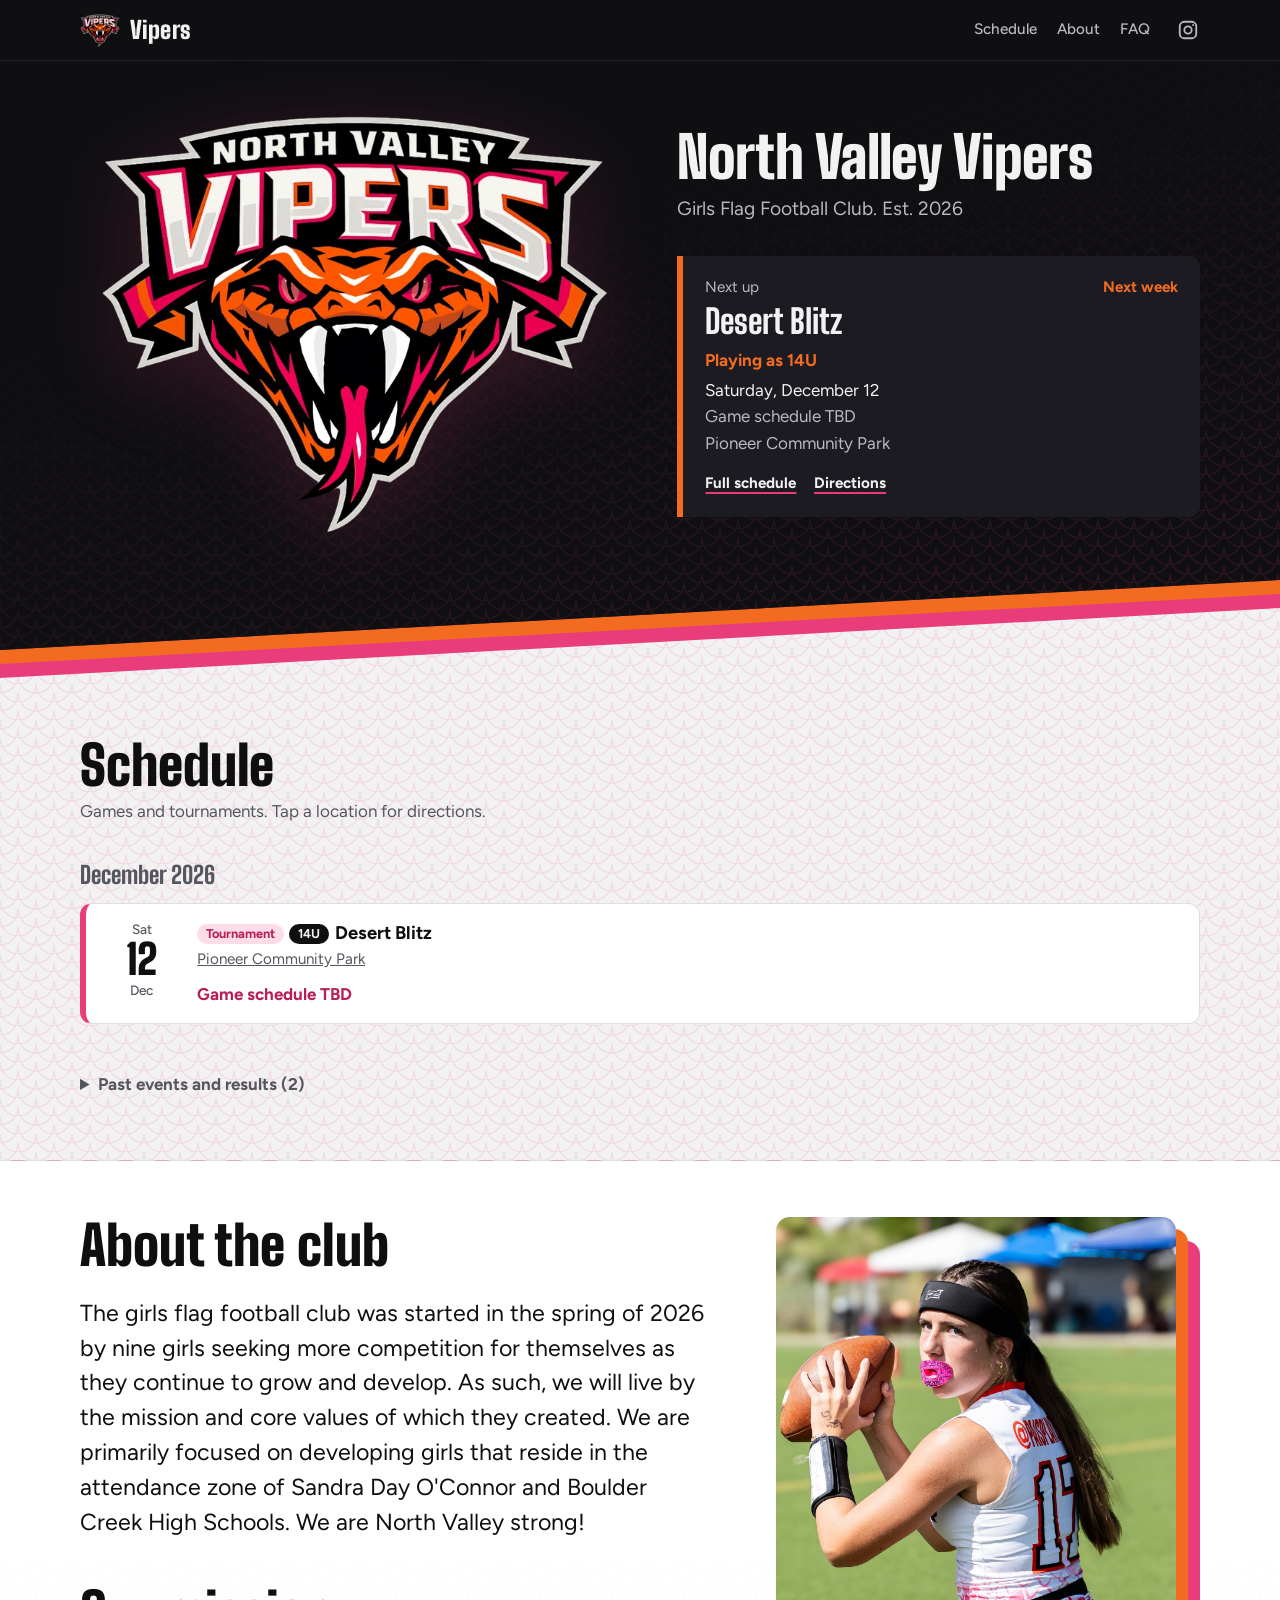
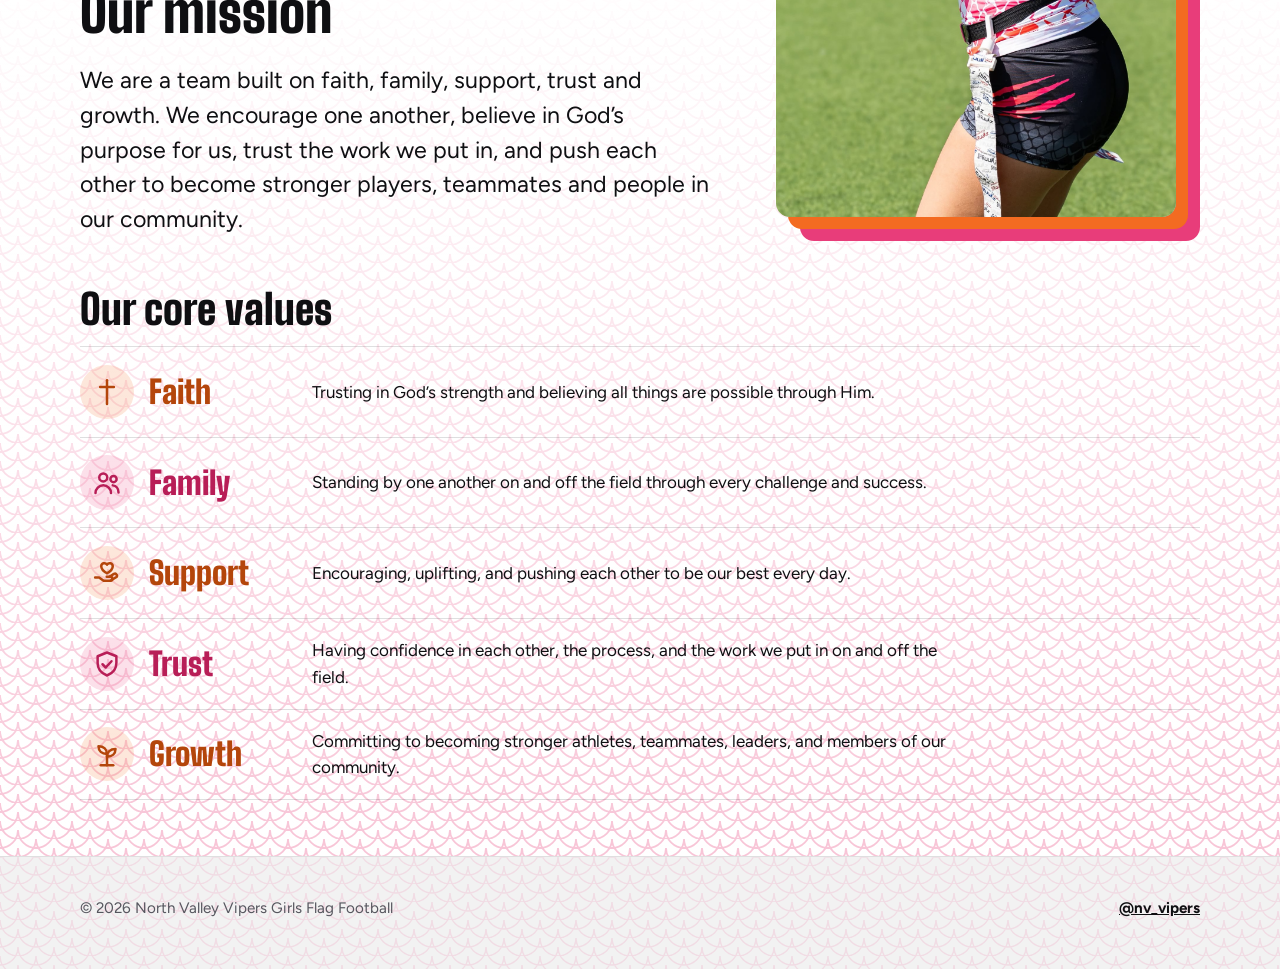
<file: index.html>
<!doctype html>
<html lang="en" data-look="scales">
<head>
<meta charset="utf-8">
<meta name="viewport" content="width=device-width, initial-scale=1, viewport-fit=cover">
<title>North Valley Vipers | Girls Flag Football</title>
<meta name="description" content="North Valley Vipers girls flag football club. Schedule, tournaments, mission and core values.">
<meta property="og:title" content="North Valley Vipers | Girls Flag Football">
<meta property="og:description" content="Girls Flag Football Club. Est. 2026">
<meta property="og:image" content="https://nvvipers.com/images/logo-share.png">
<meta property="og:url" content="https://nvvipers.com/">
<link rel="icon" type="image/png" href="/images/favicon.png">
<link rel="apple-touch-icon" href="/images/apple-touch-icon.png">
<link rel="preconnect" href="https://fonts.googleapis.com">
<link rel="preconnect" href="https://fonts.gstatic.com" crossorigin>
<link rel="stylesheet" href="https://fonts.googleapis.com/css2?family=Big+Shoulders+Display:wght@700;800;900&family=Figtree:wght@400;500;700&display=swap">
<link rel="stylesheet" href="/site.css">
</head>
<body>
<div id="root"><p style="padding:2rem;text-align:center">Loading the Vipers…</p></div>
<script>
(function(){
"use strict";
var LOGO='/images/logo.webp';
var TYPES={game:'Game',tournament:'Tournament'};
var root=document.getElementById('root');
var club={}, events=[], ann={};

function esc(s){return String(s==null?'':s).replace(/[&<>"']/g,function(c){return {'&':'&amp;','<':'&lt;','>':'&gt;','"':'&quot;',"'":'&#39;'}[c];});}
function pad(n){return (n<10?'0':'')+n;}
function todayISO(){var d=new Date();return d.getFullYear()+'-'+pad(d.getMonth()+1)+'-'+pad(d.getDate());}
function isoDate(s){return String(s||'').slice(0,10);}
function toDate(iso){var p=isoDate(iso).split('-');return new Date(+p[0],(+p[1]||1)-1,+p[2]||1);}
function mins(t){
  var m=String(t||'').trim().match(/^(\d{1,2}):(\d{2})\s*([AaPp][Mm])?$/);
  if(!m)return 9999;
  var h=+m[1],mi=+m[2],ap=(m[3]||'').toUpperCase();
  if(ap==='PM'&&h<12)h+=12; if(ap==='AM'&&h===12)h=0;
  return h*60+mi;
}
function fmtTime(t){
  t=String(t||'').trim(); if(!t)return '';
  var m=t.match(/^(\d{1,2}):(\d{2})$/);
  if(m){var h=+m[1];return (h%12||12)+':'+m[2]+' '+(h>=12?'PM':'AM');}
  return t.replace(/\s*([ap])m$/i,function(x,a){return ' '+a.toUpperCase()+'M';});
}
function fmtLong(iso){return toDate(iso).toLocaleDateString([], {weekday:'long',month:'long',day:'numeric'});}
function rel(iso){var a=toDate(todayISO()),b=toDate(iso);var n=Math.round((b-a)/864e5);if(n===0)return 'Today';if(n===1)return 'Tomorrow';if(n<7)return 'In '+n+' days';if(n<14)return 'Next week';return 'In '+Math.round(n/7)+' weeks';}
function games(ev){return (Array.isArray(ev.games)?ev.games:[]).slice().sort(function(a,b){return mins(a.time)-mins(b.time);});}
function startTime(ev){if(ev.type==='tournament'){var g=games(ev).filter(function(x){return x.time;})[0];return g?g.time:'';}return ev.time||'';}
function sortEv(a,b){var d=isoDate(a.date).localeCompare(isoDate(b.date));return d||mins(startTime(a))-mins(startTime(b));}
function mapUrl(q){return 'https://www.google.com/maps/search/?api=1&query='+encodeURIComponent(q);}
function vs(name){name=String(name||'').trim();if(!name)return 'Opponent TBD';return /^(vs\.?|@)\s/i.test(name)?name:'vs. '+name;}
function title(ev){if(ev.type==='tournament')return ev.title||'Tournament';return ev.title?vs(ev.title):'Game';}
function teamTag(ev){return ev.type==='tournament'?(ev.level||''):(ev.team||'');}
function safeUrl(u){u=String(u||'').trim();if(!u)return '';if(/^(mailto:|tel:)/i.test(u))return u;if(!/^https?:\/\//i.test(u))u='https://'+u;return u;}

var ICONS={
  faith:'<path d="M12 2.5v19"/><path d="M6.5 8h11"/>',
  family:'<circle cx="9" cy="7.5" r="3.2"/><path d="M2.8 20c0-3.4 2.8-6.2 6.2-6.2s6.2 2.8 6.2 6.2"/><circle cx="17.2" cy="8.8" r="2.5"/><path d="M16.6 13.9c2.7.3 4.6 2.7 4.6 5.6"/>',
  support:'<path d="M12 12.2s-4.6-2.7-4.6-5.7A2.5 2.5 0 0 1 12 5.3a2.5 2.5 0 0 1 4.6 1.2c0 3-4.6 5.7-4.6 5.7z"/><path d="M2.5 15.5h3.2l3.6 2.7h5.4a1.6 1.6 0 0 0 0-3.2H11.8"/><path d="M14.7 18.2l4.6-2.8a1.6 1.6 0 0 0-1.7-2.7l-3.4 2.1"/>',
  trust:'<path d="M12 2.8l7.5 3v5.4c0 4.6-3.2 8.3-7.5 10-4.3-1.7-7.5-5.4-7.5-10V5.8z"/><path d="M8.4 12.2l2.6 2.6 4.6-5"/>',
  growth:'<path d="M12 21v-9"/><path d="M12 12C12 8.3 9.4 5.8 5.2 5.8c0 3.7 2.6 6.2 6.8 6.2z"/><path d="M12 14.2c0-3.7 2.6-6.2 6.8-6.2 0 3.7-2.6 6.2-6.8 6.2z"/><path d="M7 21h10"/>'
};
function icon(name){var p=ICONS[String(name||'').toLowerCase()]||'<circle cx="12" cy="12" r="7"/>';return '<span class="v-icon" aria-hidden="true"><svg viewBox="0 0 24 24" width="30" height="30" fill="none" stroke="currentColor" stroke-width="2" stroke-linecap="round" stroke-linejoin="round">'+p+'</svg></span>';}
function valuesHtml(vs){
  if(!Array.isArray(vs)||!vs.length)return '';
  return '<h3 class="values-head">Our core values</h3><dl class="values">'+vs.map(function(v){return '<div><dt>'+icon(v.name)+'<span>'+esc(v.name)+'</span></dt><dd>'+esc(v.text)+'</dd></div>';}).join('')+'</dl>';
}

function gamesList(ev){
  var gs=games(ev);
  if(!gs.length)return '';
  return '<ul class="games">'+gs.map(function(g){
    return '<li><span class="g-time">'+(g.time?esc(fmtTime(g.time)):'TBD')+'</span><span class="g-opp">'+esc(vs(g.opponent))+(g.type?' <span class="g-type'+(g.type==='Championship'?' champ':'')+'">'+esc(g.type)+'</span>':'')+'</span>'+
      (g.field?'<span class="g-field">'+esc(g.field)+'</span>':'')+(g.score?'<span class="g-score">'+esc(g.score)+'</span>':'')+'</li>';
  }).join('')+'</ul>';
}

function eventRow(ev){
  var d=toDate(ev.date), type=ev.type==='tournament'?'tournament':'game';
  var meta=[];
  if(type==='game'&&ev.time)meta.push(esc(fmtTime(ev.time)));
  if(ev.location||ev.address)meta.push('<a href="'+esc(mapUrl(ev.address||ev.location))+'" target="_blank" rel="noopener">'+esc(ev.location||ev.address)+'</a>');
  var side=ev.result?'<div class="side"><span class="result">'+esc(ev.result)+'</span></div>':'';
  return '<li class="ev type-'+type+'">'+
    '<div class="date" aria-hidden="true"><span class="dow">'+d.toLocaleDateString([], {weekday:'short'})+'</span><span class="day">'+d.getDate()+'</span><span class="mon">'+d.toLocaleDateString([], {month:'short'})+'</span></div>'+
    '<div class="ev-body"><span class="sr">'+esc(fmtLong(ev.date))+'. </span><h3><span class="chip '+type+'">'+TYPES[type]+'</span>'+
    (teamTag(ev)?'<span class="chip team">'+esc(teamTag(ev))+'</span>':'')+
    (type==='game'&&ev.gameType?'<span class="chip stage'+(ev.gameType==='Championship'?' champ':'')+'">'+esc(ev.gameType)+'</span>':'')+esc(title(ev))+'</h3>'+
    (meta.length?'<p class="meta">'+meta.join(' at ')+'</p>':'')+(ev.address&&ev.location?'<p class="meta">'+esc(ev.address)+'</p>':'')+
    (ev.notes?'<p class="notes">'+esc(ev.notes)+'</p>':'')+
    (type==='tournament'?(ev.tbd?'<p class="tbd">Game schedule TBD</p>':gamesList(ev)):'')+'</div>'+side+'</li>';
}

function listByMonth(evs){
  var out='',cur='',open=false;
  evs.forEach(function(ev){
    var m=toDate(ev.date).toLocaleDateString([], {month:'long',year:'numeric'});
    if(m!==cur){if(open)out+='</ul>';out+='<h3 class="month">'+esc(m)+'</h3><ul class="events">';cur=m;open=true;}
    out+=eventRow(ev);
  });
  if(open)out+='</ul>';
  return out;
}

function nextCard(next,ig){
  if(!next)return '<div class="next"><div class="lead"><span>Next up</span></div><h2>Season schedule coming soon</h2><p class="loc">Games and tournaments will show up here as soon as they’re posted.</p><div class="actions"><a href="https://instagram.com/'+esc(ig)+'" target="_blank" rel="noopener">Follow @'+esc(ig)+' for updates</a></div></div>';
  var st=startTime(next), gs=next.type==='tournament'?games(next):[];
  var when=esc(fmtLong(next.date))+(st?(next.type==='tournament'?', first game at ':', ')+esc(fmtTime(st)):'');
  return '<div class="next" aria-label="Next on the schedule"><div class="lead"><span>Next up</span><span class="when-rel">'+esc(rel(next.date))+'</span></div>'+
    '<h2>'+esc(title(next))+'</h2>'+(teamTag(next)?'<p class="team-line">Playing as '+esc(teamTag(next))+'</p>':'')+'<p>'+when+'</p>'+
    (next.type==='tournament'&&next.tbd?'<p class="loc">Game schedule TBD</p>':gs.length?'<p class="loc">'+gs.length+(gs.length===1?' game':' games')+' scheduled</p>':'')+
    (next.location||next.address?'<p class="loc">'+esc([next.location,next.address].filter(Boolean).join(', '))+'</p>':'')+
    '<div class="actions"><a href="#schedule">Full schedule</a>'+(next.location||next.address?'<a href="'+esc(mapUrl(next.address||next.location))+'" target="_blank" rel="noopener">Directions</a>':'')+'</div></div>';
}

function announcementHtml(){
  if(!ann||!ann.show)return '';
  if(!String(ann.title||'').trim()&&!String(ann.message||'').trim())return '';
  var end=isoDate(ann.hideAfter);
  if(end&&todayISO()>end)return '';
  var url=safeUrl(ann.linkUrl);
  return '<section class="announce-wrap" aria-labelledby="announce-title"><div class="wrap"><div class="announce">'+
    '<span class="a-icon" aria-hidden="true"><svg viewBox="0 0 24 24" width="26" height="26" fill="none" stroke="currentColor" stroke-width="2" stroke-linecap="round" stroke-linejoin="round"><path d="M3 10v4a1 1 0 0 0 1 1h3l6 4V5L7 9H4a1 1 0 0 0-1 1z"/><path d="M16.5 8.5a5 5 0 0 1 0 7"/><path d="M19 6a8.5 8.5 0 0 1 0 12"/></svg></span>'+
    '<div><p class="a-label">Announcement</p><h2 id="announce-title">'+esc(ann.title||'Team update')+'</h2>'+(ann.message?'<p class="a-msg">'+esc(ann.message)+'</p>':'')+'</div>'+
    (url?'<a class="btn" href="'+esc(url)+'" target="_blank" rel="noopener">'+esc(ann.linkText||'Learn more')+'</a>':'')+
    '</div></div></section>';
}

function render(){
  var t=todayISO(), c=club, ig=c.instagram||'nv_vipers';
  document.documentElement.setAttribute('data-look',c.look==='classic'?'classic':'scales');
  var evs=events.slice().sort(sortEv);
  var up=evs.filter(function(e){return isoDate(e.date)>=t;});
  var past=evs.filter(function(e){return isoDate(e.date)<t;}).reverse();
  var schedule=up.length?listByMonth(up):'<div class="empty"><strong>No upcoming events yet</strong>Check back soon, or follow @'+esc(ig)+' on Instagram for updates.</div>';
  var pastHtml=past.length?'<details class="past"><summary>Past events and results ('+past.length+')</summary><ul class="events">'+past.map(eventRow).join('')+'</ul></details>':'';
  var igSvg='<svg viewBox="0 0 24 24" width="22" height="22" fill="none" stroke="currentColor" stroke-width="2" stroke-linecap="round" stroke-linejoin="round" aria-hidden="true"><rect x="3" y="3" width="18" height="18" rx="5"/><circle cx="12" cy="12" r="4"/><circle cx="17.5" cy="6.5" r="1" fill="currentColor" stroke="none"/></svg>';

  root.innerHTML=
  '<header class="top"><div class="wrap"><a class="brand" href="#top"><img src="'+LOGO+'" alt="">Vipers</a><nav aria-label="Main"><a href="#schedule">Schedule</a><a href="#about">About</a><a href="/faq.html">FAQ</a><a class="ig" href="https://instagram.com/'+esc(ig)+'" target="_blank" rel="noopener" aria-label="Instagram @'+esc(ig)+'" title="@'+esc(ig)+'">'+igSvg+'</a></nav></div></header>'+
  '<main id="top"><div class="hero-wrap"><section class="hero"><div class="wrap"><img class="hero-logo" src="'+LOGO+'" alt="North Valley Vipers logo: an orange viper head beneath the team name"><div class="hero-text"><h1>North Valley Vipers</h1><p class="tagline">'+esc(c.tagline||'Girls flag football club')+'</p>'+nextCard(up[0],ig)+'</div></div></section></div>'+
  announcementHtml()+
  '<section class="block" id="schedule"><div class="wrap"><div class="sec-head"><div><h2>Schedule</h2><p>Games and tournaments. Tap a location for directions.</p></div></div>'+schedule+pastHtml+'</div></section>'+
  '<section class="block about" id="about"><div class="wrap about-one"><div class="about-split"><div class="about-copy"><div class="sec-head"><h2>About the club</h2></div><p class="about-text">'+esc(c.about||'')+'</p>'+
  '<div class="sec-head mission-head"><h2>Our mission</h2></div><p class="mission">'+esc(c.mission||'')+'</p></div>'+
  (c.photo?'<figure class="about-photo"><img src="'+esc(c.photo)+'" alt="'+esc(c.photoAlt||'North Valley Vipers player')+'" loading="lazy"></figure>':'')+'</div>'+valuesHtml(c.values)+'</div></section></main>'+
  '<footer><div class="wrap"><span>© '+new Date().getFullYear()+' North Valley Vipers Girls Flag Football</span><a href="https://instagram.com/'+esc(ig)+'" target="_blank" rel="noopener">@'+esc(ig)+'</a></div></footer>';
}

function load(path){return fetch(path,{cache:'no-cache'}).then(function(r){if(!r.ok)throw new Error(path);return r.json();});}
Promise.all([
  load('/content/club.json').catch(function(){return {};}),
  load('/content/schedule.json').catch(function(){return {events:[]};}),
  load('/content/announcement.json').catch(function(){return {};})
]).then(function(r){
  club=r[0]||{}; events=Array.isArray(r[1]&&r[1].events)?r[1].events:[]; ann=r[2]||{};
  render();
});
})();
</script>
</body>
</html>
</file>
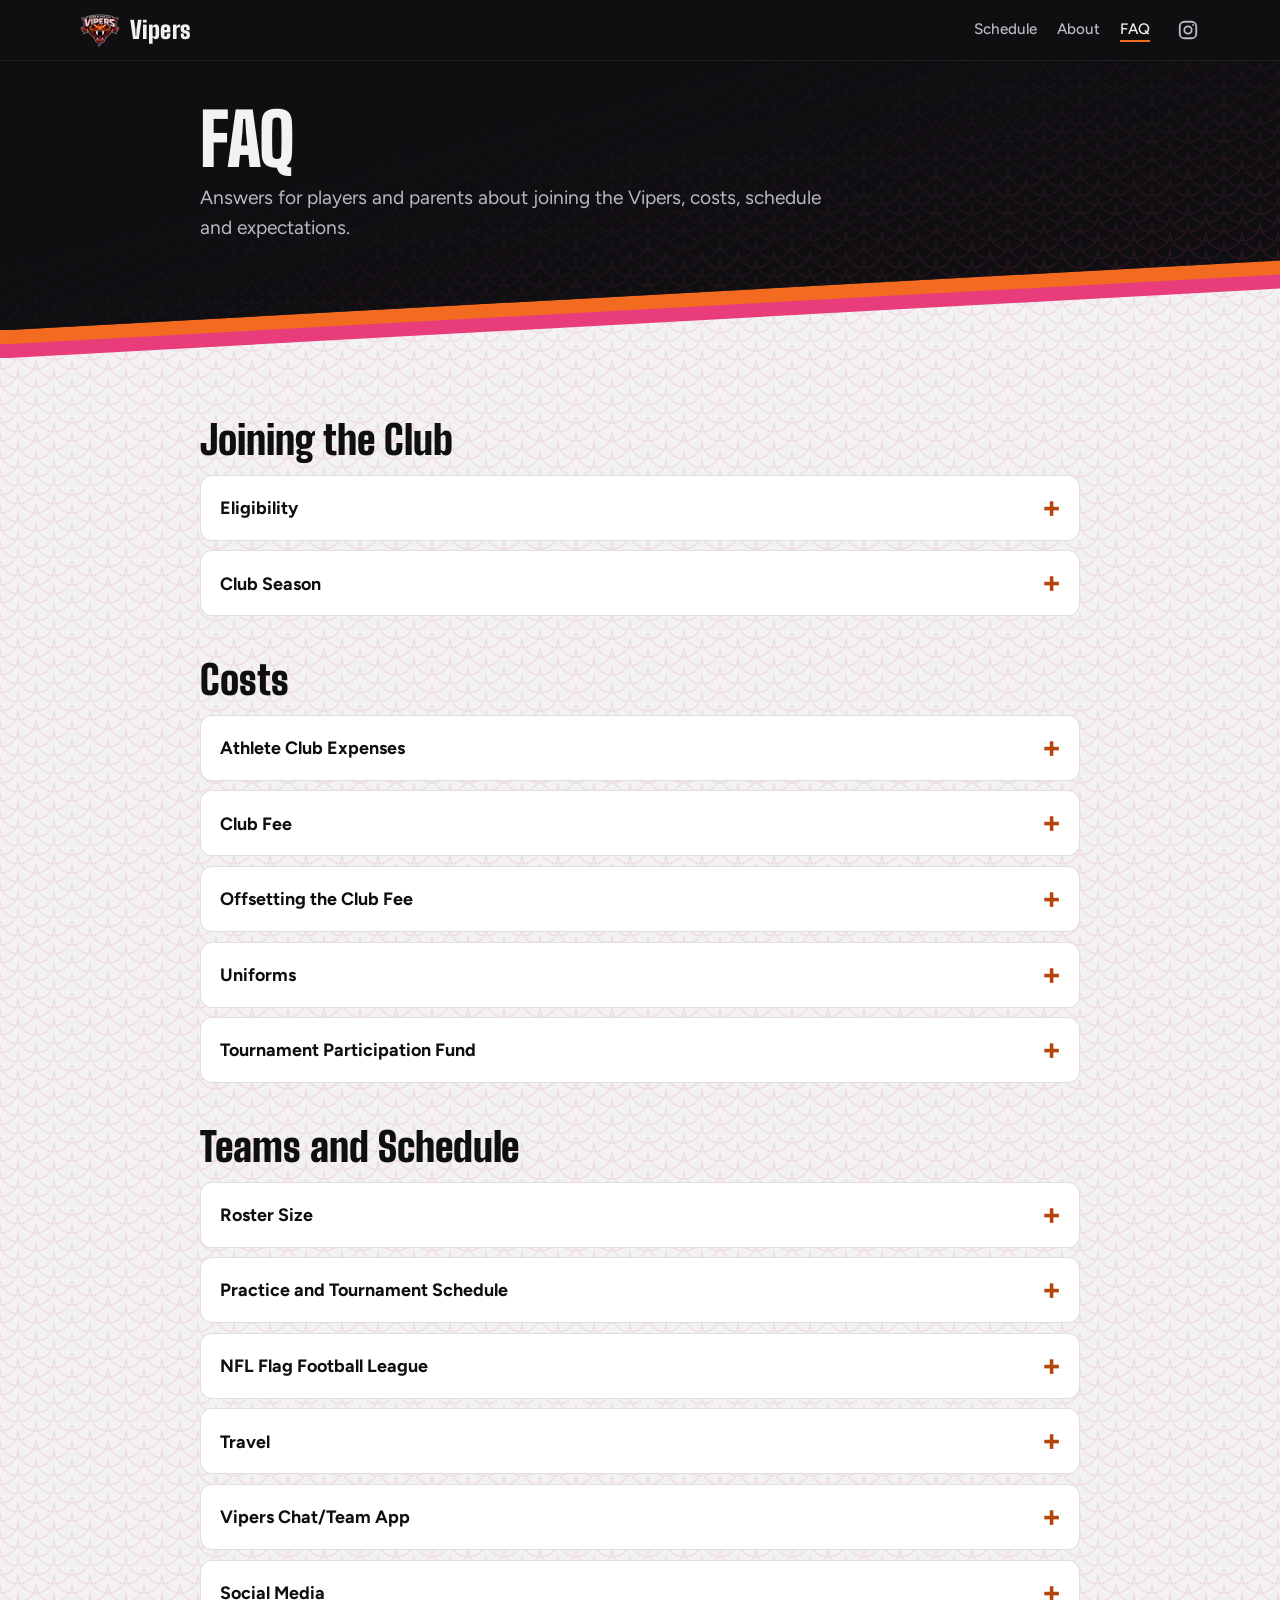
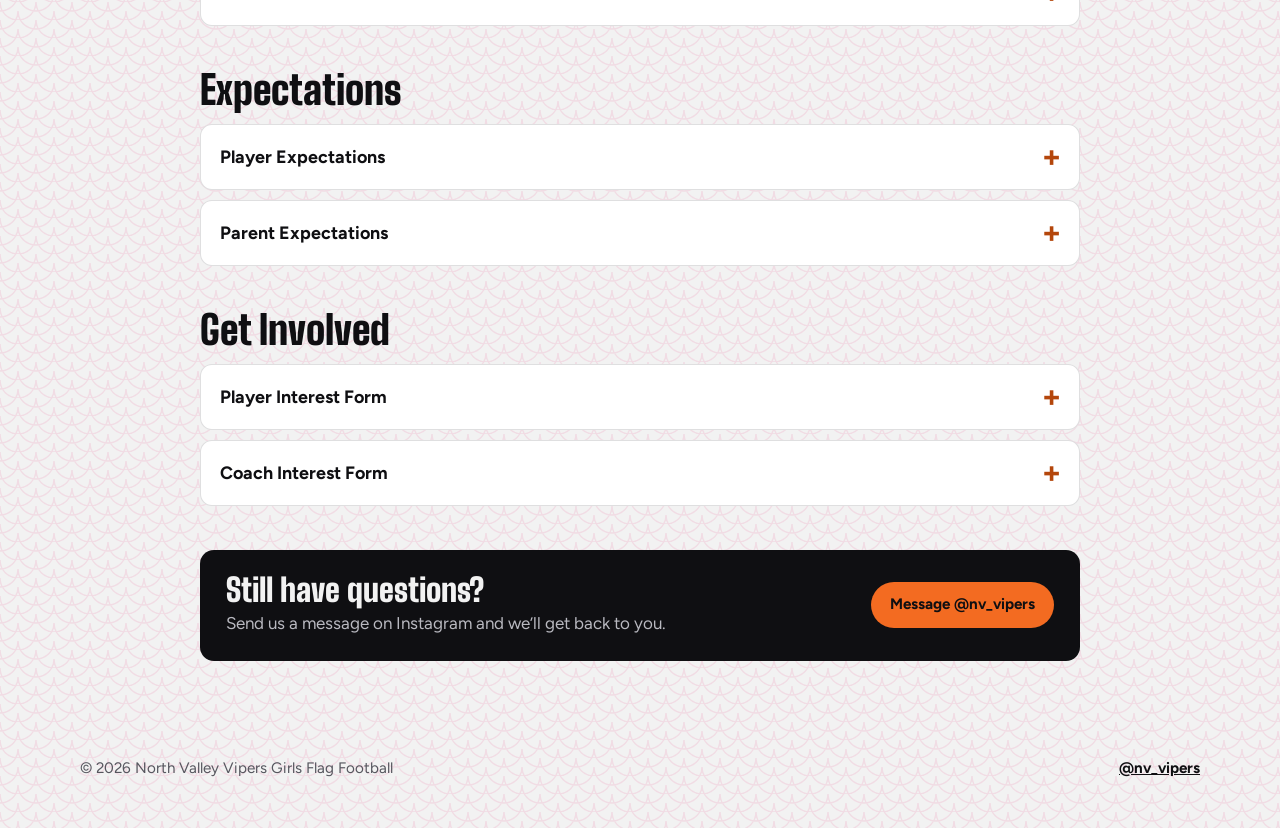
<file: faq.html>
<!doctype html>
<html lang="en" data-look="scales">
<head>
<meta charset="utf-8">
<meta name="viewport" content="width=device-width, initial-scale=1, viewport-fit=cover">
<title>FAQ | North Valley Vipers</title>
<meta name="description" content="North Valley Vipers girls flag football club. Schedule, tournaments, mission and core values.">
<meta property="og:title" content="North Valley Vipers | Girls Flag Football">
<meta property="og:description" content="Girls Flag Football Club. Est. 2026">
<meta property="og:image" content="https://nvvipers.com/images/logo-share.png">
<meta property="og:url" content="https://nvvipers.com/faq.html">
<link rel="icon" type="image/png" href="/images/favicon.png">
<link rel="apple-touch-icon" href="/images/apple-touch-icon.png">
<link rel="preconnect" href="https://fonts.googleapis.com">
<link rel="preconnect" href="https://fonts.gstatic.com" crossorigin>
<link rel="stylesheet" href="https://fonts.googleapis.com/css2?family=Big+Shoulders+Display:wght@700;800;900&family=Figtree:wght@400;500;700&display=swap">
<link rel="stylesheet" href="/site.css">
</head>
<body>
<div id="root"><p style="padding:2rem;text-align:center">Loading…</p></div>
<script>
(function(){
"use strict";
var root=document.getElementById('root');
function esc(s){return String(s==null?'':s).replace(/[&<>"']/g,function(c){return {'&':'&amp;','<':'&lt;','>':'&gt;','"':'&quot;',"'":'&#39;'}[c];});}
function safeUrl(u){u=String(u||'').trim();if(!u)return '';if(/^(mailto:|tel:)/i.test(u))return u;if(!/^https?:\/\//i.test(u))u='https://'+u;return u;}
function linkify(s){return esc(s).replace(/(https?:\/\/[^\s<]+[^\s<.,;:!?)])/g,'<a href="$1" target="_blank" rel="noopener">$1</a>');}
function rich(text){
  var out='',para=[],depth=0;
  function flushP(){if(para.length){out+='<p>'+linkify(para.join(' '))+'</p>';para=[];}}
  function closeLists(n){while(depth>n){out+='</li></ul>';depth--;}}
  String(text||'').replace(/\r/g,'').split('\n').forEach(function(l){
    var m=l.match(/^(\s*)[-•]\s+(.*)$/);
    if(m){
      flushP();var lvl=m[1].length>=2?2:1;
      if(lvl>depth){while(depth<lvl){out+='<ul><li>';depth++;}out+=linkify(m[2]);}
      else{closeLists(lvl);out+='</li><li>'+linkify(m[2]);}
    }else if(!l.trim()){closeLists(0);flushP();}
    else{closeLists(0);para.push(l.trim());}
  });
  closeLists(0);flushP();return out;
}
function faqBody(faq,ig){
  var groups=(faq&&Array.isArray(faq.groups))?faq.groups:[];
  return (groups.length?groups.map(function(g){
    var items=Array.isArray(g.items)?g.items:[];
    return '<section class="faq-group"><h2>'+esc(g.title)+'</h2>'+items.map(function(it){
      var u=safeUrl(it.linkUrl);
      return '<details class="faq-item"><summary>'+esc(it.title)+'</summary><div class="faq-body">'+rich(it.body)+
        (u?'<p><a class="btn" href="'+esc(u)+'" target="_blank" rel="noopener">'+esc(it.linkText||'Open link')+'</a></p>':'')+'</div></details>';
    }).join('')+'</section>';
  }).join(''):'<div class="empty"><strong>FAQ coming soon</strong>Check back soon.</div>')+
  '<div class="faq-cta"><div><h2>Still have questions?</h2><p>Send us a message on Instagram and we’ll get back to you.</p></div><a class="btn" href="https://instagram.com/'+esc(ig)+'" target="_blank" rel="noopener">Message @'+esc(ig)+'</a></div>';
}

function render(club,faq){
  var ig=club.instagram||'nv_vipers';
  document.documentElement.setAttribute('data-look',club.look==='classic'?'classic':'scales');
  var igSvg='<svg viewBox="0 0 24 24" width="22" height="22" fill="none" stroke="currentColor" stroke-width="2" stroke-linecap="round" stroke-linejoin="round" aria-hidden="true"><rect x="3" y="3" width="18" height="18" rx="5"/><circle cx="12" cy="12" r="4"/><circle cx="17.5" cy="6.5" r="1" fill="currentColor" stroke="none"/></svg>';
  root.innerHTML='<header class="top"><div class="wrap"><a class="brand" href="/"><img src="/images/logo.webp" alt="">Vipers</a><nav aria-label="Main"><a href="/#schedule">Schedule</a><a href="/#about">About</a><a href="/faq.html" aria-current="page">FAQ</a><a class="ig" href="https://instagram.com/'+esc(ig)+'" target="_blank" rel="noopener" aria-label="Instagram @'+esc(ig)+'" title="@'+esc(ig)+'">'+igSvg+'</a></nav></div></header>'+
  '<main><div class="hero-wrap page-hero"><section class="hero"><div class="wrap"><h1>FAQ</h1><p class="tagline">'+esc(faq.intro||'')+'</p></div></section></div>'+
  '<section class="block"><div class="wrap faq-wrap">'+faqBody(faq,ig)+'</div></section></main>'+
  '<footer><div class="wrap"><span>© '+new Date().getFullYear()+' North Valley Vipers Girls Flag Football</span><a href="https://instagram.com/'+esc(ig)+'" target="_blank" rel="noopener">@'+esc(ig)+'</a></div></footer>';
}
function load(path){return fetch(path,{cache:'no-cache'}).then(function(r){if(!r.ok)throw new Error(path);return r.json();});}
Promise.all([load('/content/club.json').catch(function(){return {};}),load('/content/faq.json').catch(function(){return {};})])
  .then(function(r){render(r[0]||{},r[1]||{});});
})();
</script>
</body>
</html>
</file>
<file: site.css>
:root{
  --black:#0F0F12; --orange:#F36B21; --pink:#E83D7A; --white:#F2F2F2;
  --bg:#F2F2F2; --surface:#FFFFFF; --ink:#0F0F12; --muted:#56565E; --line:rgba(15,15,18,.13);
  --orange-ink:#B4460B; --pink-ink:#B81E57; --field:#FFFFFF;
  --hero-bg:#0F0F12; --hero-ink:#F2F2F2; --hero-muted:#B9B9C0; --hero-card:#1B1B21;
  --display:"Big Shoulders Display", "Arial Narrow", Impact, sans-serif;
  --body:"Figtree", system-ui, -apple-system, "Segoe UI", Roboto, sans-serif;
  box-sizing:border-box;
  padding-top:env(safe-area-inset-top,0px); padding-bottom:env(safe-area-inset-bottom,0px);
  color-scheme:light;
}
@media (prefers-color-scheme: dark){
  :root:not([data-theme="light"]){
    --bg:#0F0F12; --surface:#19191E; --ink:#F2F2F2; --muted:#A8A8B0; --line:rgba(242,242,242,.13);
    --orange-ink:#F7884A; --pink-ink:#F26C9C; --field:#22222A; color-scheme:dark;
  }
}
:root[data-theme="dark"]{
  --bg:#0F0F12; --surface:#19191E; --ink:#F2F2F2; --muted:#A8A8B0; --line:rgba(242,242,242,.13);
  --orange-ink:#F7884A; --pink-ink:#F26C9C; --field:#22222A; color-scheme:dark;
}
*,*::before,*::after{box-sizing:inherit}
html{scroll-padding-top:calc(env(safe-area-inset-top,0px) + 72px);scroll-behavior:smooth}
@media (prefers-reduced-motion: reduce){html{scroll-behavior:auto}}
body{margin:0;background:var(--bg);color:var(--ink);font-family:var(--body);font-size:1.0625rem;line-height:1.55}
body::before{content:"";position:fixed;inset:0 0 auto;height:env(safe-area-inset-top,0px);z-index:10;background:var(--hero-bg)}
img{max-width:100%;display:block}
a{color:inherit}
:focus-visible{outline:3px solid var(--orange);outline-offset:3px;border-radius:4px}
.wrap{width:min(1120px,100% - 2.5rem);margin-inline:auto}

/* Top bar */
.top{position:sticky;top:env(safe-area-inset-top,0px);z-index:20;background:var(--hero-bg);color:var(--hero-ink);border-bottom:1px solid rgba(242,242,242,.08)}
.top .wrap{display:flex;align-items:center;gap:1rem;min-height:60px}
.brand{display:flex;align-items:center;gap:.6rem;text-decoration:none;font-family:var(--display);font-weight:900;font-size:1.5rem;letter-spacing:.01em}
.brand img{width:40px;height:auto}
.top nav{margin-left:auto;display:flex;gap:1.25rem;font-weight:500;font-size:.95rem}
.top nav a{text-decoration:none;color:var(--hero-muted)}
.top nav a:hover{color:var(--hero-ink)}
@media (max-width:560px){.top nav a.hide-sm{display:none}}

/* Hero with stacked banner edges, echoing the logo */
.hero-wrap{position:relative;isolation:isolate;margin-bottom:34px}
.hero-wrap::before,.hero-wrap::after{content:"";position:absolute;left:0;right:0;top:0;clip-path:polygon(0 0,100% 0,100% calc(100% - 70px),0 100%)}
.hero-wrap::before{bottom:-14px;background:var(--orange);z-index:1}
.hero-wrap::after{bottom:-28px;background:var(--pink);z-index:0}
.hero{position:relative;z-index:2;background:var(--hero-bg);color:var(--hero-ink);clip-path:polygon(0 0,100% 0,100% calc(100% - 70px),0 100%);padding:3rem 0 7rem}
.hero .wrap{display:grid;grid-template-columns:minmax(0,1.05fr) minmax(0,1fr);gap:3rem;align-items:center}
.hero-logo{width:100%;max-width:520px;justify-self:center;filter:drop-shadow(0 18px 40px rgba(232,61,122,.18))}
.hero h1{font-family:var(--display);font-weight:900;font-size:clamp(2rem,4.5vw,3.7rem);line-height:.95;margin:0 0 .6rem;letter-spacing:-.005em;white-space:nowrap}
.hero .tagline{font-size:1.2rem;color:var(--hero-muted);margin:0 0 2rem;max-width:34ch}
.next{background:var(--hero-card);border-left:6px solid var(--orange);padding:1.25rem 1.4rem 1.35rem;border-radius:0 10px 10px 0}
.next .lead{display:flex;justify-content:space-between;align-items:baseline;gap:1rem;font-size:.95rem;color:var(--hero-muted);margin-bottom:.35rem}
.next .when-rel{color:var(--orange);font-weight:700}
.next h2{font-family:var(--display);font-weight:800;font-size:2.1rem;line-height:1;margin:0 0 .5rem}
.next p{margin:0;color:var(--hero-ink)}
.next .loc{color:var(--hero-muted)}
.next .actions{margin-top:1rem;display:flex;gap:1.1rem;flex-wrap:wrap;font-weight:700;font-size:.95rem}
.next .actions a{color:var(--hero-ink);text-decoration-color:var(--pink);text-decoration-thickness:2px;text-underline-offset:4px}
@media (max-width:820px){
  .hero{padding:2rem 0 6rem}
  .hero .wrap{grid-template-columns:1fr;gap:1.5rem}
  .hero-logo{max-width:340px}
  .hero-text{text-align:left}
}

/* Sections */
section.block{padding:3.5rem 0}
.sec-head{display:flex;align-items:flex-end;justify-content:space-between;gap:1rem;flex-wrap:wrap;margin-bottom:1.5rem}
.sec-head h2{font-family:var(--display);font-weight:900;font-size:clamp(2.4rem,5vw,3.4rem);line-height:.95;margin:0}
.sec-head p{margin:.4rem 0 0;color:var(--muted)}
.btn{font:inherit;font-weight:700;font-size:.95rem;border:0;border-radius:999px;padding:.7rem 1.2rem;cursor:pointer;background:var(--orange);color:var(--black);display:inline-flex;align-items:center;gap:.4rem;text-decoration:none}
.btn:hover{filter:brightness(1.07)}
.btn.ghost{background:transparent;color:var(--ink);box-shadow:inset 0 0 0 2px var(--line)}
.btn.danger{background:transparent;color:var(--pink-ink);box-shadow:inset 0 0 0 2px var(--pink)}
.btn.pink{background:var(--pink);color:#fff}

.editbar{display:flex;align-items:center;justify-content:space-between;gap:1rem;flex-wrap:wrap;background:var(--surface);border:2px dashed var(--orange);border-radius:12px;padding:.8rem 1rem;margin-bottom:1.5rem;font-size:.95rem}
.editbar span{color:var(--muted)}
.editbar .btns{display:flex;gap:.6rem;flex-wrap:wrap}

.month{font-family:var(--display);font-weight:800;font-size:1.5rem;margin:2rem 0 .6rem;color:var(--muted)}
.month:first-child{margin-top:0}
.events{list-style:none;margin:0;padding:0;display:grid;gap:.6rem}
.ev{display:grid;grid-template-columns:76px minmax(0,1fr) auto;gap:1.1rem;align-items:center;background:var(--surface);border-radius:12px;padding:1rem 1.1rem;border:1px solid var(--line)}
.ev.type-game{border-left:6px solid var(--orange)}
.ev.type-tournament{border-left:6px solid var(--pink)}
.date{text-align:center;line-height:1}
.date .dow{font-size:.85rem;color:var(--muted);font-weight:500}
.date .day{font-family:var(--display);font-weight:900;font-size:2.6rem;line-height:.95;display:block;margin:.15rem 0}
.date .mon{font-size:.85rem;color:var(--muted);font-weight:500}
.ev h3{margin:.1rem 0 .2rem;font-size:1.15rem;line-height:1.25}
.ev .meta{color:var(--muted);font-size:.95rem;margin:0}
.ev .meta a{color:var(--muted)}
.ev .notes{margin:.35rem 0 0;font-size:.95rem}
.chip{display:inline-block;font-size:.8rem;font-weight:700;padding:.12rem .55rem;border-radius:999px;margin-right:.35rem;vertical-align:1px}
.chip.game{background:color-mix(in srgb,var(--orange) 18%,transparent);color:var(--orange-ink)}
.chip.tournament{background:color-mix(in srgb,var(--pink) 18%,transparent);color:var(--pink-ink)}
.chip.practice,.chip.event{box-shadow:inset 0 0 0 1.5px var(--line);color:var(--muted)}
.chip.team{background:var(--ink);color:var(--bg)}
.chip.stage{box-shadow:inset 0 0 0 1.5px var(--line);color:var(--muted)}
.chip.stage.champ{background:var(--orange);color:var(--black);box-shadow:none}
.g-type{font-size:.8rem;font-weight:700;color:var(--muted);margin-left:.4rem;white-space:nowrap}
.g-type.champ{color:var(--orange-ink)}
.next .team-line{color:var(--orange);font-weight:700;margin-bottom:.25rem}
.side{text-align:right;display:flex;flex-direction:column;align-items:flex-end;gap:.4rem}
.ha{font-weight:700;font-size:.9rem}
.result{font-family:var(--display);font-weight:800;font-size:1.5rem;line-height:1}
.edit-link{font:inherit;font-size:.88rem;font-weight:700;background:none;border:0;color:var(--orange-ink);cursor:pointer;padding:.2rem 0;text-decoration:underline;text-underline-offset:3px}
@media (max-width:600px){
  .ev{grid-template-columns:58px minmax(0,1fr);gap:.9rem}
  .date .day{font-size:2.1rem}
  .side{grid-column:2;flex-direction:row;align-items:center;justify-content:flex-start;text-align:left;gap:1rem}
}
.empty{background:var(--surface);border:1px solid var(--line);border-radius:12px;padding:2rem 1.5rem;text-align:center;color:var(--muted)}
.empty strong{display:block;color:var(--ink);font-size:1.15rem;margin-bottom:.3rem}
details.past{margin-top:2.5rem}
details.past summary{cursor:pointer;font-weight:700;color:var(--muted);padding:.4rem 0}
details.past .events{margin-top:.8rem}
details.past .ev{opacity:.85}

/* About / join */
.about{background:var(--surface);border-top:1px solid var(--line);border-bottom:1px solid var(--line)}
.about-grid{display:grid;grid-template-columns:minmax(0,1.3fr) minmax(0,1fr);gap:3rem}
.about-grid p{max-width:60ch;white-space:pre-line}
.about h3{font-family:var(--display);font-weight:800;font-size:1.6rem;margin:0 0 .4rem}
.joinbox{background:var(--hero-bg);color:var(--hero-ink);border-radius:14px;padding:1.6rem;align-self:start}
.joinbox p{color:var(--hero-muted);margin:.2rem 0 1.2rem}
.joinbox .btns{display:flex;flex-direction:column;gap:.6rem;align-items:flex-start}
.joinbox .btn.ghost{color:var(--hero-ink);box-shadow:inset 0 0 0 2px rgba(242,242,242,.25)}
.practice{margin-top:2rem}
@media (max-width:820px){.about-grid{grid-template-columns:1fr;gap:2rem}}

footer{padding:2.5rem 0 3rem;color:var(--muted);font-size:.95rem}
footer .wrap{display:flex;justify-content:space-between;gap:1rem;flex-wrap:wrap;align-items:center}
footer a{font-weight:700;color:var(--ink)}

/* Dialogs */
dialog{border:0;border-radius:16px;padding:0;width:min(560px,100% - 2rem);background:var(--surface);color:var(--ink);box-shadow:0 30px 80px rgba(0,0,0,.35)}
dialog::backdrop{background:rgba(15,15,18,.6)}
dialog form{padding:1.5rem}
dialog h2{font-family:var(--display);font-weight:900;font-size:2rem;margin:0 0 1rem;line-height:1}
.grid2{display:grid;grid-template-columns:1fr 1fr;gap:.9rem}
.field{display:flex;flex-direction:column;gap:.3rem;margin-bottom:.9rem}
.field label{font-weight:700;font-size:.9rem}
.field .hint{font-size:.82rem;color:var(--muted)}
.field input,.field select,.field textarea{font:inherit;font-size:1rem;padding:.6rem .7rem;border-radius:8px;border:1.5px solid var(--line);background:var(--field);color:var(--ink);width:100%}
.field textarea{min-height:90px;resize:vertical}
.dlg-actions{display:flex;gap:.6rem;justify-content:flex-end;flex-wrap:wrap;margin-top:.5rem}
.dlg-actions .spacer{margin-right:auto}
@media (max-width:480px){.grid2{grid-template-columns:1fr}}

.toast{position:fixed;left:50%;bottom:calc(env(safe-area-inset-bottom,0px) + 1.25rem);transform:translateX(-50%);background:var(--black);color:var(--white);padding:.75rem 1.1rem;border-radius:10px;font-weight:500;font-size:.95rem;z-index:50;box-shadow:0 10px 30px rgba(0,0,0,.3);max-width:calc(100% - 2rem)}
.toast[hidden]{display:none}
.sr{position:absolute;width:1px;height:1px;overflow:hidden;clip:rect(0 0 0 0)}

[hidden]{display:none!important}
.about-one p{max-width:62ch;white-space:pre-line}
.about-one .about-text{font-size:clamp(1.2rem,2.2vw,1.45rem);line-height:1.5;max-width:46ch;margin:0}
.about-one .mission-head{margin-top:3rem}
.about-one .mission{font-size:clamp(1.2rem,2.2vw,1.45rem);line-height:1.5;max-width:46ch;margin:0}
.about .values-head{font-family:var(--display);font-weight:900;font-size:clamp(2rem,4vw,2.6rem);line-height:1;margin:3rem 0 1rem}
.values{margin:0;border-bottom:1px solid var(--line)}
.values div{display:grid;grid-template-columns:13rem minmax(0,1fr);gap:1.5rem;padding:1.1rem 0;border-top:1px solid var(--line);align-items:center}
.values dt{display:flex;align-items:center;gap:.9rem}
.v-icon{flex:none;display:grid;place-items:center;width:3.4rem;height:3.4rem;border-radius:50%;background:color-mix(in srgb,var(--orange) 16%,transparent);color:var(--orange-ink)}
.values div:nth-child(even) .v-icon{background:color-mix(in srgb,var(--pink) 16%,transparent);color:var(--pink-ink)}
.values dt{font-family:var(--display);font-weight:900;font-size:2rem;line-height:1;color:var(--orange-ink)}
.values div:nth-child(even) dt{color:var(--pink-ink)}
.values dd{margin:0;max-width:60ch}
@media (max-width:560px){.values div{grid-template-columns:1fr;gap:.5rem}.values dd{padding-left:4rem}}
.games{list-style:none;margin:.7rem 0 0;padding:0;border-top:1px solid var(--line)}
.games li{display:flex;flex-wrap:wrap;align-items:baseline;gap:.35rem 1rem;padding:.5rem 0;border-bottom:1px solid var(--line);font-size:.97rem}
.g-time{font-weight:700;min-width:5.5rem}
.g-opp{flex:1 1 10rem}
.g-score{font-family:var(--display);font-weight:800;font-size:1.2rem;line-height:1}
.live{font-weight:700;font-size:.9rem;color:var(--pink-ink);text-decoration-thickness:2px;text-underline-offset:3px;white-space:nowrap}
.live::before{content:"";display:inline-block;width:.5rem;height:.5rem;border-radius:50%;background:var(--pink);margin-right:.4rem;vertical-align:1px}
.ev.type-tournament{align-items:start}
.flabel{font-weight:700;font-size:.9rem}
.seg{display:inline-flex;border-radius:999px;box-shadow:inset 0 0 0 1.5px var(--line);padding:3px;align-self:flex-start}
.seg label{cursor:pointer}
.seg input{position:absolute;opacity:0;pointer-events:none}
.seg span{display:block;padding:.45rem 1.1rem;border-radius:999px;font-weight:700;font-size:.95rem;color:var(--muted)}
.seg input:checked+span{background:var(--orange);color:var(--black)}
.seg input:focus-visible+span{outline:3px solid var(--orange);outline-offset:2px}
.games-edit{border:1.5px solid var(--line);border-radius:12px;padding:1rem;margin:0 0 .9rem}
.games-edit legend{font-weight:700;padding:0 .4rem}
.games-edit>.hint{margin:0 0 .8rem;font-size:.85rem;color:var(--muted)}
.game-row{border-bottom:1px dashed var(--line);padding-bottom:.6rem;margin-bottom:.9rem}
.game-grid{display:grid;grid-template-columns:8.6rem minmax(0,1fr) 5rem 5rem;gap:0 .6rem}
.g-field{color:var(--muted);font-size:.92rem}
.tbd{margin:.6rem 0 0;font-weight:700;color:var(--pink-ink)}
.check{display:flex;align-items:center;gap:.6rem;font-weight:700;cursor:pointer}
.field .check input{width:1.2rem;height:1.2rem;padding:0;margin:0;flex:none;accent-color:var(--orange)}
.game-grid .field{margin-bottom:.6rem}
.game-grid .field:nth-child(5){grid-column:span 2}
.remove-game{font:inherit;font-size:.85rem;font-weight:700;background:none;border:0;color:var(--pink-ink);cursor:pointer;padding:0;text-decoration:underline;text-underline-offset:3px}
.form-error{color:var(--pink-ink);font-weight:700;margin:0 0 .6rem}
@media (max-width:600px){.game-grid{grid-template-columns:8.6rem minmax(0,1fr)}}

.top nav{align-items:center}
.top nav a.ig{display:inline-flex;align-items:center;justify-content:center;width:36px;height:36px;margin:-6px -6px -6px 0;border-radius:50%;color:var(--hero-muted)}
.top nav a.ig:hover{color:var(--hero-ink);background:rgba(242,242,242,.08)}
/* Snake-scale look (switch to Classic in Edit club info) */
:root{--scales-soft:url("data:image/svg+xml,%3Csvg xmlns='http://www.w3.org/2000/svg' width='36' height='18'%3E%3Cg fill='none' stroke='%23E83D7A' stroke-opacity='.12' stroke-width='1.4'%3E%3Cpath d='M0 0A18 18 0 0 0 36 0M-18 9A18 18 0 0 0 18 9M18 9A18 18 0 0 0 54 9M-18 -9A18 18 0 0 0 18 -9M18 -9A18 18 0 0 0 54 -9'/%3E%3C/g%3E%3C/svg%3E");--scales-bold:url("data:image/svg+xml,%3Csvg xmlns='http://www.w3.org/2000/svg' width='36' height='18'%3E%3Cg fill='none' stroke='%23E83D7A' stroke-opacity='.5' stroke-width='1.8'%3E%3Cpath d='M0 0A18 18 0 0 0 36 0M-18 9A18 18 0 0 0 18 9M18 9A18 18 0 0 0 54 9M-18 -9A18 18 0 0 0 18 -9M18 -9A18 18 0 0 0 54 -9'/%3E%3C/g%3E%3C/svg%3E");--scales-hero:url("data:image/svg+xml,%3Csvg xmlns='http://www.w3.org/2000/svg' width='36' height='18'%3E%3Cg fill='none' stroke='%23E83D7A' stroke-opacity='.28' stroke-width='1.6'%3E%3Cpath d='M0 0A18 18 0 0 0 36 0M-18 9A18 18 0 0 0 18 9M18 9A18 18 0 0 0 54 9M-18 -9A18 18 0 0 0 18 -9M18 -9A18 18 0 0 0 54 -9'/%3E%3C/g%3E%3C/svg%3E")}
html[data-look="scales"] body{background-image:var(--scales-soft)}
html[data-look="scales"] .hero{background-image:linear-gradient(165deg,var(--hero-bg) 30%,rgba(15,15,18,.45) 100%),var(--scales-hero)}
html[data-look="scales"] .about{background-color:var(--surface);background-image:linear-gradient(to bottom,var(--surface) 30%,color-mix(in srgb,var(--surface) 40%,transparent) 100%),var(--scales-bold)}
.about-split{display:grid;grid-template-columns:minmax(0,1.25fr) minmax(0,.85fr);gap:3.5rem;align-items:center}
.about-photo{margin:0 24px 24px 0;justify-self:end;width:calc(100% - 24px);max-width:400px}
.about-photo img{width:100%;aspect-ratio:2/3;object-fit:cover;border-radius:14px;box-shadow:12px 12px 0 var(--orange),24px 24px 0 var(--pink)}
@media (max-width:820px){.about-split{grid-template-columns:1fr;gap:2.5rem}.about-photo{justify-self:center;max-width:320px}}

/* Announcement */
.announce-wrap{margin-top:-2rem;padding:0 0 .5rem}
.announce{position:relative;display:grid;grid-template-columns:auto minmax(0,1fr) auto;gap:1rem 1.25rem;align-items:center;background:var(--surface);border:2px solid var(--pink);border-radius:14px;padding:1.2rem 1.4rem;box-shadow:6px 6px 0 var(--orange)}
.announce .a-icon{display:grid;place-items:center;width:3rem;height:3rem;border-radius:50%;background:color-mix(in srgb,var(--pink) 16%,transparent);color:var(--pink-ink)}
.announce .a-label{font-size:.85rem;font-weight:700;color:var(--pink-ink);margin:0}
.announce h2{font-family:var(--display);font-weight:900;font-size:clamp(1.6rem,3.4vw,2.1rem);line-height:1;margin:.15rem 0 .35rem}
.announce p.a-msg{margin:0;white-space:pre-line;max-width:70ch}
@media (max-width:640px){.announce{grid-template-columns:1fr}.announce .a-icon{display:none}.announce .btn{justify-self:start}}

/* FAQ page */
.top nav a[aria-current="page"]{color:var(--hero-ink);text-decoration:underline;text-decoration-color:var(--orange);text-decoration-thickness:2px;text-underline-offset:6px}
.page-hero .hero{padding:2.75rem 0 5.5rem}
.page-hero .hero .wrap{display:block;max-width:880px}
.page-hero h1{font-size:clamp(2.8rem,7vw,4.5rem);white-space:normal}
.page-hero .tagline{margin:0;max-width:52ch}
.faq-wrap{max-width:880px}
.faq-group{margin:0 0 2.75rem}
.faq-group h2{font-family:var(--display);font-weight:900;font-size:clamp(1.9rem,4vw,2.5rem);line-height:1;margin:0 0 .9rem}
.faq-item{background:var(--surface);border:1px solid var(--line);border-radius:12px;margin-bottom:.6rem}
.faq-item[open]{border-left:6px solid var(--orange)}
.faq-item summary{list-style:none;cursor:pointer;padding:1rem 1.2rem;font-weight:700;font-size:1.12rem;display:flex;justify-content:space-between;align-items:center;gap:1rem}
.faq-item summary::-webkit-details-marker{display:none}
.faq-item summary::after{content:"+";flex:none;font-family:var(--display);font-weight:900;font-size:2rem;line-height:1;color:var(--orange-ink);transition:transform .2s}
.faq-item[open] summary::after{transform:rotate(45deg)}
@media (prefers-reduced-motion: reduce){.faq-item summary::after{transition:none}}
.faq-body{padding:0 1.2rem 1.15rem;max-width:72ch}
.faq-body p{margin:0 0 .8rem}
.faq-body ul{margin:0 0 .8rem;padding-left:1.3rem}
.faq-body ul ul{margin:.3rem 0 .3rem}
.faq-body li{margin:.25rem 0}
.faq-body li::marker{color:var(--pink)}
.faq-body a:not(.btn){color:var(--orange-ink);font-weight:700;word-break:break-word}
.faq-cta{display:flex;justify-content:space-between;align-items:center;gap:1rem 2rem;flex-wrap:wrap;background:var(--hero-bg);color:var(--hero-ink);border-radius:14px;padding:1.5rem 1.6rem;margin-top:1rem}
.faq-cta h2{font-family:var(--display);font-weight:900;font-size:2rem;line-height:1;margin:0 0 .3rem}
.faq-cta p{margin:0;color:var(--hero-muted)}
@media (max-width:420px){.top nav{gap:.85rem;font-size:.9rem}.brand{font-size:1.3rem}}
</file>
